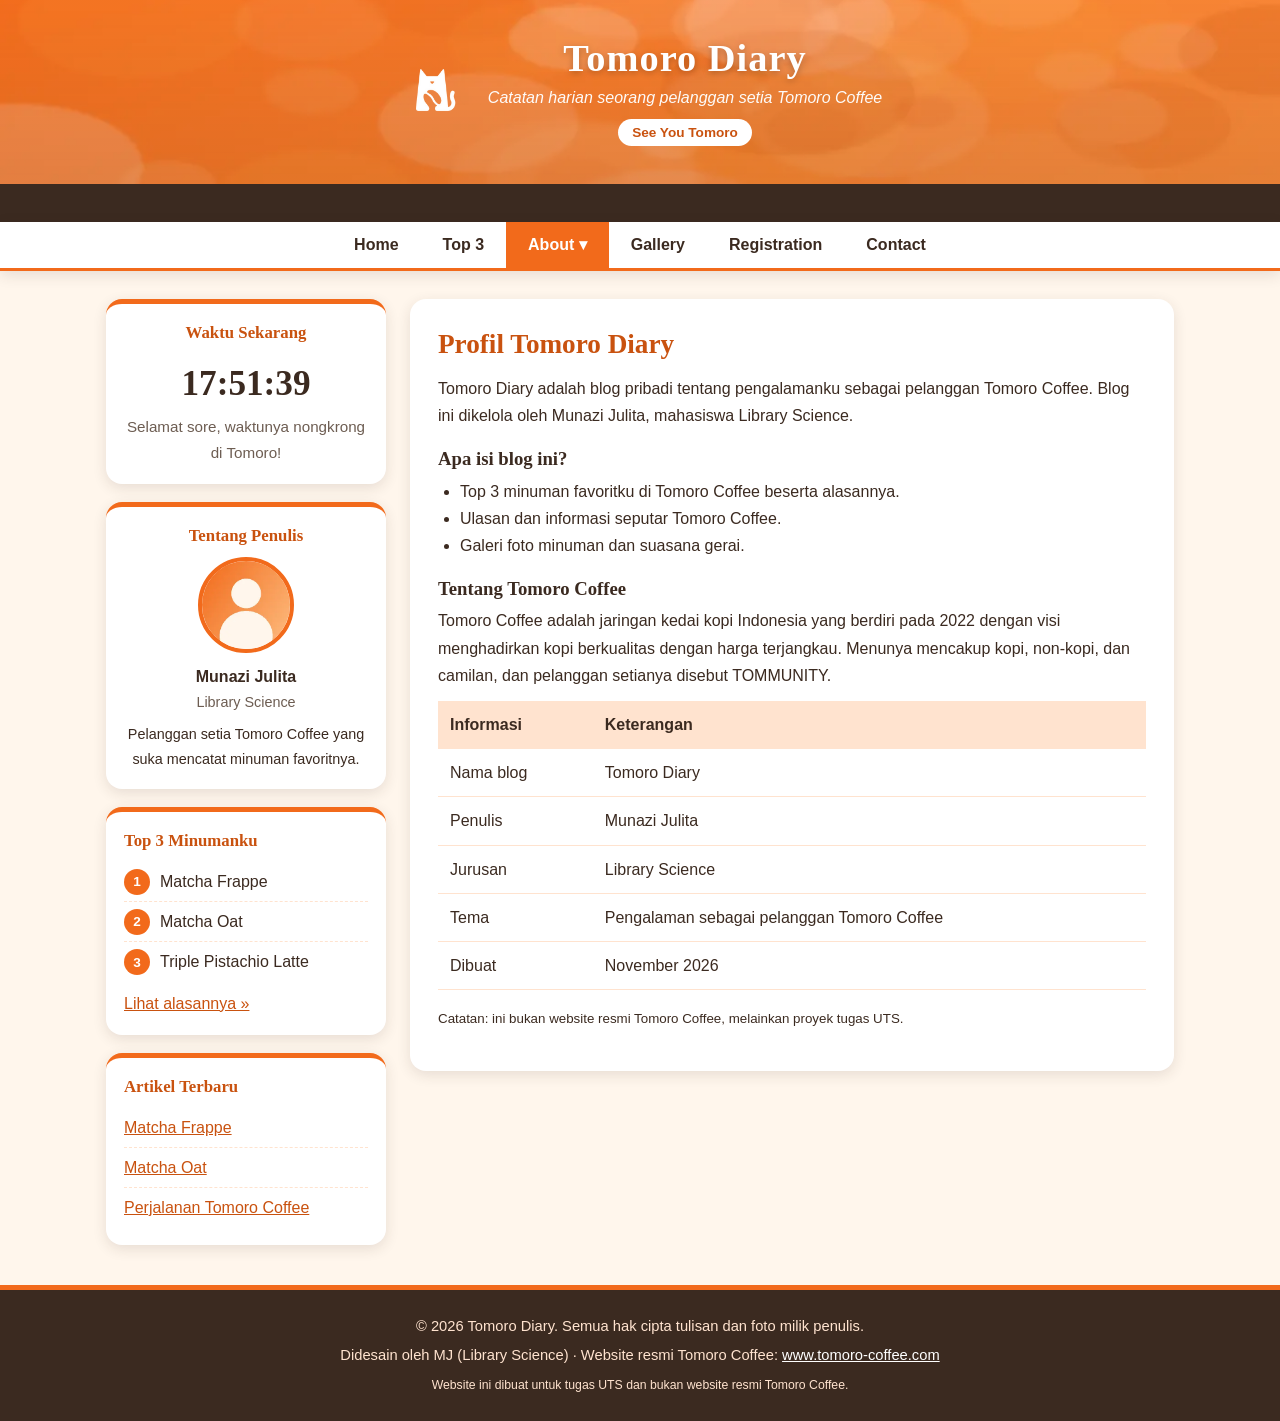
<file: about.html>
<!DOCTYPE html>
<html lang="id">
<head>
  <meta charset="UTF-8">
  <meta name="viewport" content="width=device-width, initial-scale=1.0">
  <meta name="description" content="Profil blog Tomoro Diary dan penulisnya.">
  <title>Profil | Tomoro Diary</title>
  <link rel="icon" type="image/svg+xml" href="img/ktomo.svg">
  <link rel="stylesheet" href="css/style.css">
</head>
<body>

<!-- HEADER -->
<header class="header">
  <div class="header-isi">
    <img src="img/kucing.png" alt="Logo Tomoro Diary" width="72" height="72">
    <div>
      <h1>Tomoro Diary</h1>
      <p>Catatan harian seorang pelanggan setia Tomoro Coffee</p>
      <span class="slogan">See You Tomoro</span>
    </div>
  </div>
</header>

<!-- TULISAN BERJALAN -->
<div class="ticker"><span>&#9749; Selamat datang di Tomoro Diary &mdash; See You Tomoro! &#9749; Intip top 3 minuman favoritku di menu Top 3 &#9749; Yuk gabung lewat menu Registration</span></div>

<!-- NAVIGASI MENU -->
<nav class="nav" aria-label="Menu utama"><ul>
<li><a href="index.html">Home</a></li>
<li><a href="top3.html">Top 3</a></li>
<li><a href="about.html" class="aktif">About &#9662;</a><ul class="dropdown">
<li><a href="about.html">Profil</a></li>
<li><a href="sejarah.html">Sejarah</a></li>
<li><a href="visi-misi.html">Visi &amp; Misi</a></li>
<li><a href="tujuan.html">Tujuan</a></li>
<li><a href="struktur.html">Struktur Organisasi</a></li>
</ul></li>
<li><a href="gallery.html">Gallery</a></li>
<li><a href="registration.html">Registration</a></li>
<li><a href="contact.html">Contact</a></li>
</ul></nav>

<!-- ISI HALAMAN -->
<div class="wadah">
<aside class="sidebar">
  <div class="widget jam">
    <h3>Waktu Sekarang</h3>
    <div id="jam">00:00:00</div>
    <div id="salam"></div>
  </div>

  <div class="widget profil">
    <h3>Tentang Penulis</h3>
    <img src="img/avatar.webp" alt="Foto penulis" width="96" height="96">
    <div class="nama">Munazi Julita</div>
    <div class="jurusan">Library Science</div>
    <p style="font-size:.9rem;margin-top:8px;">Pelanggan setia Tomoro Coffee yang suka mencatat minuman favoritnya.</p>
  </div>

  <div class="widget">
    <h3>Top 3 Minumanku</h3>
    <ol class="peringkat">
      <li><span>1</span> Matcha Frappe</li>
      <li><span>2</span> Matcha Oat</li>
      <li><span>3</span> Triple Pistachio Latte</li>
    </ol>
    <a href="top3.html">Lihat alasannya &raquo;</a>
  </div>

  <div class="widget">
    <h3>Artikel Terbaru</h3>
    <ul>
      <li><a href="artikel-1.html">Matcha Frappe</a></li>
      <li><a href="artikel-2.html">Matcha Oat</a></li>
      <li><a href="artikel-3.html">Perjalanan Tomoro Coffee</a></li>
    </ul>
  </div>
</aside>

<main class="konten">
<h2>Profil Tomoro Diary</h2>
<p>Tomoro Diary adalah blog pribadi tentang pengalamanku sebagai pelanggan Tomoro Coffee. Blog ini dikelola oleh Munazi Julita, mahasiswa Library Science.</p>

<h3>Apa isi blog ini?</h3>
<ul>
  <li>Top 3 minuman favoritku di Tomoro Coffee beserta alasannya.</li>
  <li>Ulasan dan informasi seputar Tomoro Coffee.</li>
  <li>Galeri foto minuman dan suasana gerai.</li>
</ul>

<h3>Tentang Tomoro Coffee</h3>
<p>Tomoro Coffee adalah jaringan kedai kopi Indonesia yang berdiri pada 2022 dengan visi menghadirkan kopi berkualitas dengan harga terjangkau. Menunya mencakup kopi, non-kopi, dan camilan, dan pelanggan setianya disebut TOMMUNITY.</p>

<table class="tabel">
  <tr><th>Informasi</th><th>Keterangan</th></tr>
  <tr><td>Nama blog</td><td>Tomoro Diary</td></tr>
  <tr><td>Penulis</td><td>Munazi Julita</td></tr>
  <tr><td>Jurusan</td><td>Library Science</td></tr>
  <tr><td>Tema</td><td>Pengalaman sebagai pelanggan Tomoro Coffee</td></tr>
  <tr><td>Dibuat</td><td>November 2026</td></tr>
</table>
<p><small>Catatan: ini bukan website resmi Tomoro Coffee, melainkan proyek tugas UTS.</small></p>
</main>
</div>

<footer class="footer">
  <p>&copy; 2026 Tomoro Diary. Semua hak cipta tulisan dan foto milik penulis.</p>
  <p>Didesain oleh MJ (Library Science) &middot; Website resmi Tomoro Coffee:
     <a href="https://www.tomoro-coffee.com" target="_blank" rel="noopener">www.tomoro-coffee.com</a></p>
  <p><small>Website ini dibuat untuk tugas UTS dan bukan website resmi Tomoro Coffee.</small></p>
</footer>

<script src="js/script.js"></script>
</body>
</html>
</file>
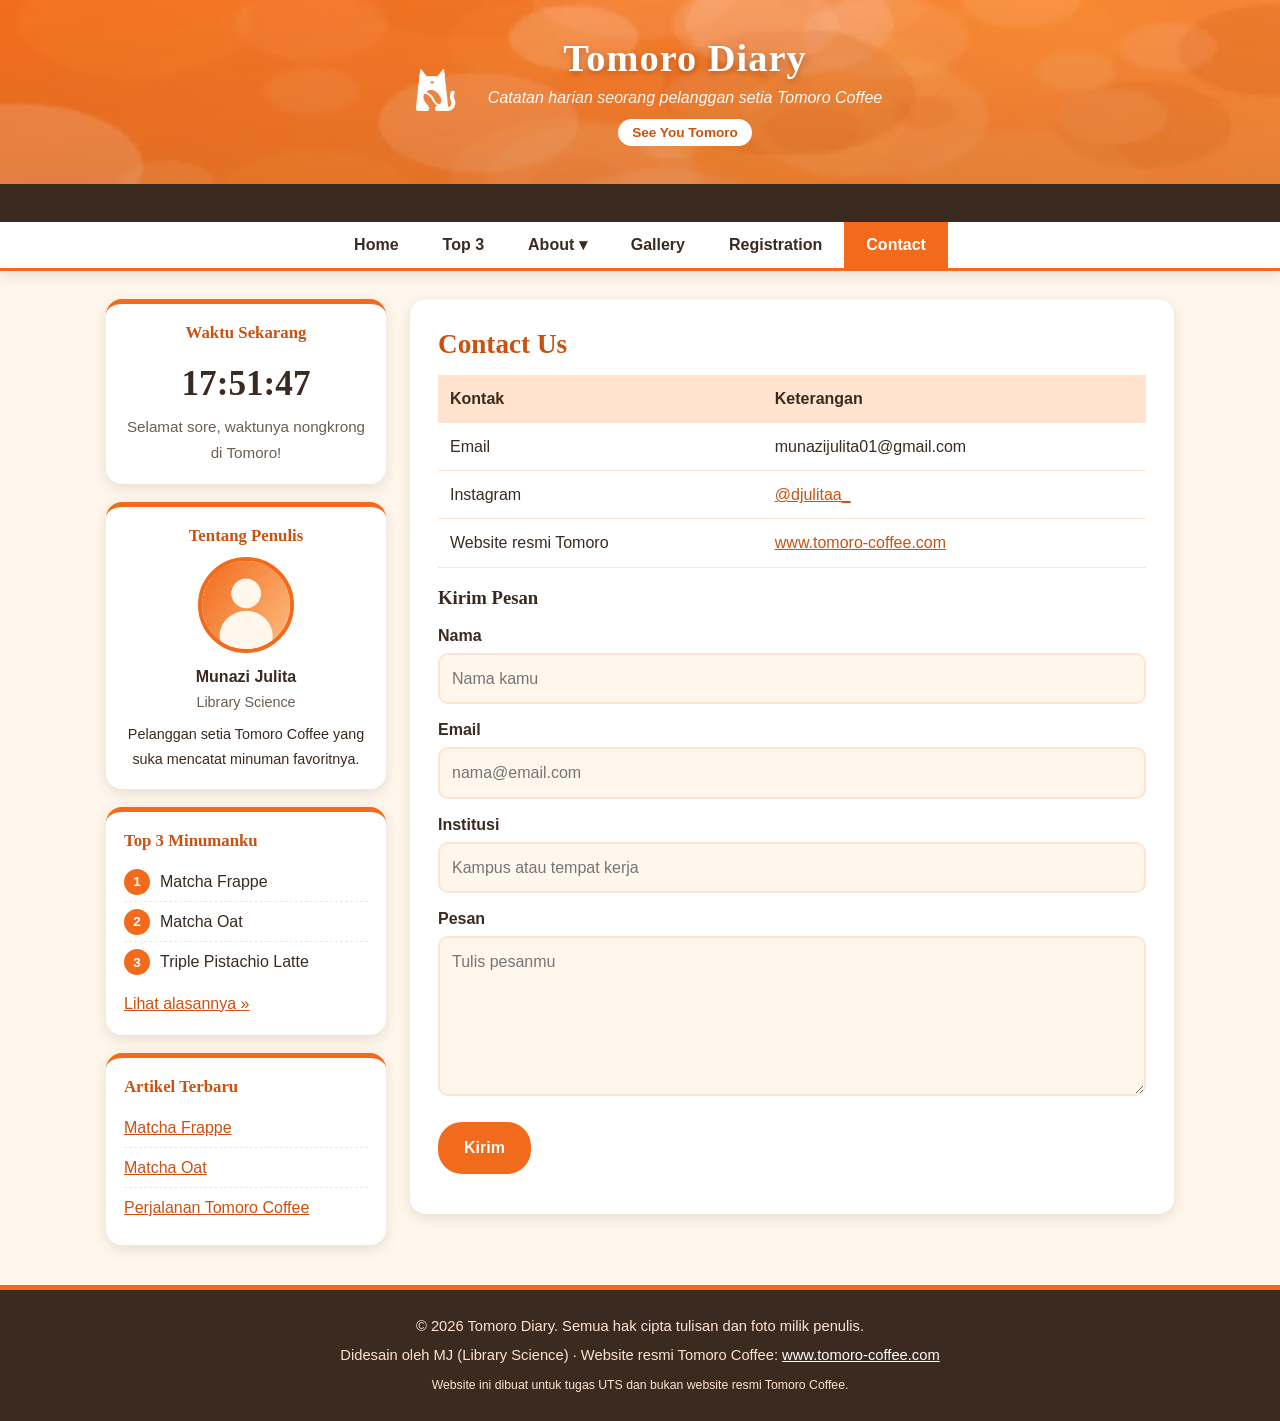
<file: contact.html>
<!DOCTYPE html>
<html lang="id">
<head>
  <meta charset="UTF-8">
  <meta name="viewport" content="width=device-width, initial-scale=1.0">
  <meta name="description" content="Kontak dan form pesan Tomoro Diary.">
  <title>Contact | Tomoro Diary</title>
  <link rel="icon" type="image/svg+xml" href="img/ktomo.svg">
  <link rel="stylesheet" href="css/style.css">
</head>
<body>

<!-- HEADER -->
<header class="header">
  <div class="header-isi">
    <img src="img/kucing.png" alt="Logo Tomoro Diary" width="72" height="72">
    <div>
      <h1>Tomoro Diary</h1>
      <p>Catatan harian seorang pelanggan setia Tomoro Coffee</p>
      <span class="slogan">See You Tomoro</span>
    </div>
  </div>
</header>

<!-- TULISAN BERJALAN -->
<div class="ticker"><span>&#9749; Selamat datang di Tomoro Diary &mdash; See You Tomoro! &#9749; Intip top 3 minuman favoritku di menu Top 3 &#9749; Yuk gabung lewat menu Registration</span></div>

<!-- NAVIGASI MENU -->
<nav class="nav" aria-label="Menu utama"><ul>
<li><a href="index.html">Home</a></li>
<li><a href="top3.html">Top 3</a></li>
<li><a href="about.html">About &#9662;</a><ul class="dropdown">
<li><a href="about.html">Profil</a></li>
<li><a href="sejarah.html">Sejarah</a></li>
<li><a href="visi-misi.html">Visi &amp; Misi</a></li>
<li><a href="tujuan.html">Tujuan</a></li>
<li><a href="struktur.html">Struktur Organisasi</a></li>
</ul></li>
<li><a href="gallery.html">Gallery</a></li>
<li><a href="registration.html">Registration</a></li>
<li><a href="contact.html" class="aktif">Contact</a></li>
</ul></nav>

<!-- ISI HALAMAN -->
<div class="wadah">
<aside class="sidebar">
  <div class="widget jam">
    <h3>Waktu Sekarang</h3>
    <div id="jam">00:00:00</div>
    <div id="salam"></div>
  </div>

  <div class="widget profil">
    <h3>Tentang Penulis</h3>
    <img src="img/avatar.webp" alt="Foto penulis" width="96" height="96">
    <div class="nama">Munazi Julita</div>
    <div class="jurusan">Library Science</div>
    <p style="font-size:.9rem;margin-top:8px;">Pelanggan setia Tomoro Coffee yang suka mencatat minuman favoritnya.</p>
  </div>

  <div class="widget">
    <h3>Top 3 Minumanku</h3>
    <ol class="peringkat">
      <li><span>1</span> Matcha Frappe</li>
      <li><span>2</span> Matcha Oat</li>
      <li><span>3</span> Triple Pistachio Latte</li>
    </ol>
    <a href="top3.html">Lihat alasannya &raquo;</a>
  </div>

  <div class="widget">
    <h3>Artikel Terbaru</h3>
    <ul>
      <li><a href="artikel-1.html">Matcha Frappe</a></li>
      <li><a href="artikel-2.html">Matcha Oat</a></li>
      <li><a href="artikel-3.html">Perjalanan Tomoro Coffee</a></li>
    </ul>
  </div>
</aside>

<main class="konten">
<h2>Contact Us</h2>

<table class="tabel">
  <tr><th>Kontak</th><th>Keterangan</th></tr>
  <tr><td>Email</td><td>munazijulita01@gmail.com</td></tr>
  <tr><td>Instagram</td><td><a href="https://www.instagram.com/" target="_blank" rel="noopener">@djulitaa_</a></td></tr>
  <tr><td>Website resmi Tomoro</td><td><a href="https://www.tomoro-coffee.com" target="_blank" rel="noopener">www.tomoro-coffee.com</a></td></tr>
</table>

<h3>Kirim Pesan</h3>
<form class="form" onsubmit="return kirimPesan()">
  <label for="nama">Nama</label>
  <input type="text" id="nama" name="nama" placeholder="Nama kamu">

  <label for="email">Email</label>
  <input type="text" id="email" name="email" placeholder="nama@email.com">

  <label for="institusi">Institusi</label>
  <input type="text" id="institusi" name="institusi" placeholder="Kampus atau tempat kerja">

  <label for="pesan">Pesan</label>
  <textarea id="pesan" name="pesan" rows="5" placeholder="Tulis pesanmu"></textarea>

  <button type="submit">Kirim</button>
  <div id="pesan-status"></div>
</form>
</main>
</div>

<footer class="footer">
  <p>&copy; 2026 Tomoro Diary. Semua hak cipta tulisan dan foto milik penulis.</p>
  <p>Didesain oleh MJ (Library Science) &middot; Website resmi Tomoro Coffee:
     <a href="https://www.tomoro-coffee.com" target="_blank" rel="noopener">www.tomoro-coffee.com</a></p>
  <p><small>Website ini dibuat untuk tugas UTS dan bukan website resmi Tomoro Coffee.</small></p>
</footer>

<script src="js/script.js"></script>
</body>
</html>
</file>
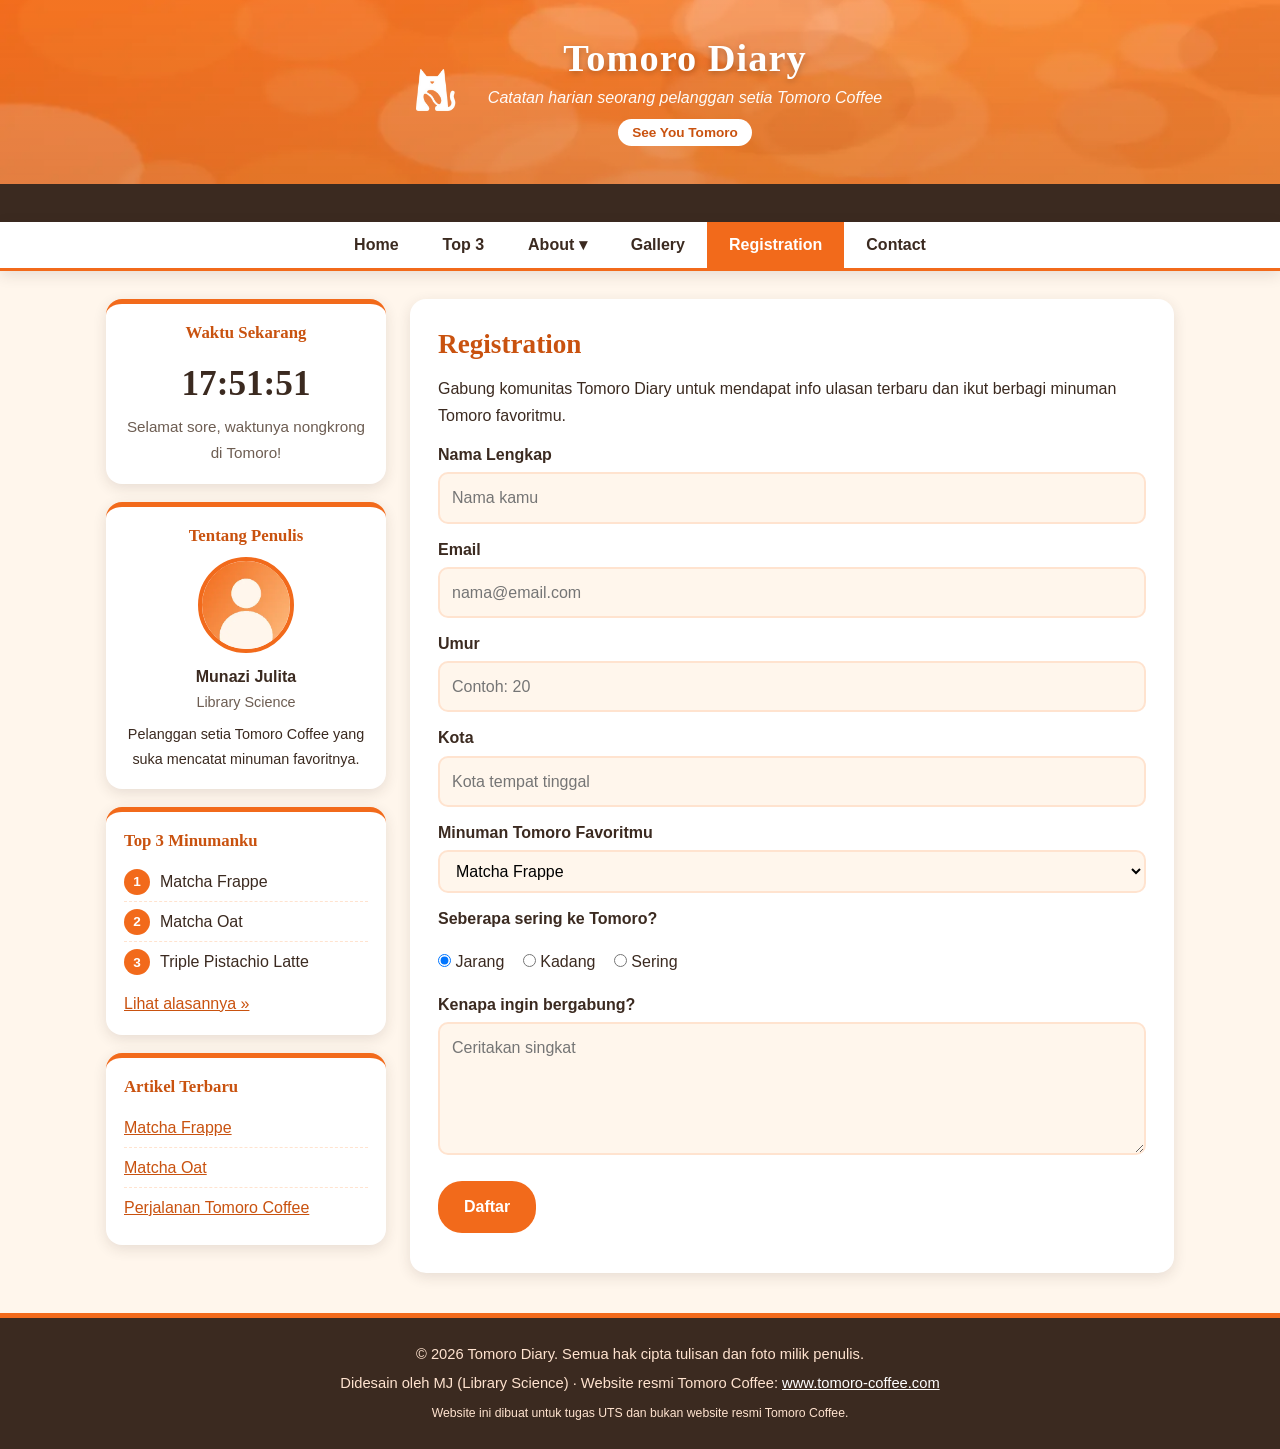
<file: registration.html>
<!DOCTYPE html>
<html lang="id">
<head>
  <meta charset="UTF-8">
  <meta name="viewport" content="width=device-width, initial-scale=1.0">
  <meta name="description" content="Formulir pendaftaran komunitas Tomoro Diary.">
  <title>Registration | Tomoro Diary</title>
  <link rel="icon" type="image/svg+xml" href="img/ktomo.svg">
  <link rel="stylesheet" href="css/style.css">
</head>
<body>

<!-- HEADER -->
<header class="header">
  <div class="header-isi">
    <img src="img/kucing.png" alt="Logo Tomoro Diary" width="72" height="72">
    <div>
      <h1>Tomoro Diary</h1>
      <p>Catatan harian seorang pelanggan setia Tomoro Coffee</p>
      <span class="slogan">See You Tomoro</span>
    </div>
  </div>
</header>

<!-- TULISAN BERJALAN -->
<div class="ticker"><span>&#9749; Selamat datang di Tomoro Diary &mdash; See You Tomoro! &#9749; Intip top 3 minuman favoritku di menu Top 3 &#9749; Yuk gabung lewat menu Registration</span></div>

<!-- NAVIGASI MENU -->
<nav class="nav" aria-label="Menu utama"><ul>
<li><a href="index.html">Home</a></li>
<li><a href="top3.html">Top 3</a></li>
<li><a href="about.html">About &#9662;</a><ul class="dropdown">
<li><a href="about.html">Profil</a></li>
<li><a href="sejarah.html">Sejarah</a></li>
<li><a href="visi-misi.html">Visi &amp; Misi</a></li>
<li><a href="tujuan.html">Tujuan</a></li>
<li><a href="struktur.html">Struktur Organisasi</a></li>
</ul></li>
<li><a href="gallery.html">Gallery</a></li>
<li><a href="registration.html" class="aktif">Registration</a></li>
<li><a href="contact.html">Contact</a></li>
</ul></nav>

<!-- ISI HALAMAN -->
<div class="wadah">
<aside class="sidebar">
  <div class="widget jam">
    <h3>Waktu Sekarang</h3>
    <div id="jam">00:00:00</div>
    <div id="salam"></div>
  </div>

  <div class="widget profil">
    <h3>Tentang Penulis</h3>
    <img src="img/avatar.webp" alt="Foto penulis" width="96" height="96">
    <div class="nama">Munazi Julita</div>
    <div class="jurusan">Library Science</div>
    <p style="font-size:.9rem;margin-top:8px;">Pelanggan setia Tomoro Coffee yang suka mencatat minuman favoritnya.</p>
  </div>

  <div class="widget">
    <h3>Top 3 Minumanku</h3>
    <ol class="peringkat">
      <li><span>1</span> Matcha Frappe</li>
      <li><span>2</span> Matcha Oat</li>
      <li><span>3</span> Triple Pistachio Latte</li>
    </ol>
    <a href="top3.html">Lihat alasannya &raquo;</a>
  </div>

  <div class="widget">
    <h3>Artikel Terbaru</h3>
    <ul>
      <li><a href="artikel-1.html">Matcha Frappe</a></li>
      <li><a href="artikel-2.html">Matcha Oat</a></li>
      <li><a href="artikel-3.html">Perjalanan Tomoro Coffee</a></li>
    </ul>
  </div>
</aside>

<main class="konten">
<h2>Registration</h2>
<p>Gabung komunitas Tomoro Diary untuk mendapat info ulasan terbaru dan ikut berbagi minuman Tomoro favoritmu.</p>

<form class="form" onsubmit="return validasiRegistrasi()">
  <label for="nama">Nama Lengkap</label>
  <input type="text" id="nama" name="nama" placeholder="Nama kamu">

  <label for="email">Email</label>
  <input type="text" id="email" name="email" placeholder="nama@email.com">

  <label for="umur">Umur</label>
  <input type="number" id="umur" name="umur" placeholder="Contoh: 20">

  <label for="kota">Kota</label>
  <input type="text" id="kota" name="kota" placeholder="Kota tempat tinggal">

  <label for="favorit">Minuman Tomoro Favoritmu</label>
  <select id="favorit" name="favorit">
    <option>Matcha Frappe</option>
    <option>Matcha Oat</option>
    <option>Aren Latte</option>
    <option>Cappuccino</option>
    <option>Lainnya</option>
  </select>

  <label>Seberapa sering ke Tomoro?</label>
  <div class="pilihan">
    <label><input type="radio" name="sering" value="jarang" checked> Jarang</label>
    <label><input type="radio" name="sering" value="kadang"> Kadang</label>
    <label><input type="radio" name="sering" value="sering"> Sering</label>
  </div>

  <label for="alasan">Kenapa ingin bergabung?</label>
  <textarea id="alasan" name="alasan" rows="4" placeholder="Ceritakan singkat"></textarea>

  <button type="submit">Daftar</button>
  <div id="pesan-status"></div>
</form>
</main>
</div>

<footer class="footer">
  <p>&copy; 2026 Tomoro Diary. Semua hak cipta tulisan dan foto milik penulis.</p>
  <p>Didesain oleh MJ (Library Science) &middot; Website resmi Tomoro Coffee:
     <a href="https://www.tomoro-coffee.com" target="_blank" rel="noopener">www.tomoro-coffee.com</a></p>
  <p><small>Website ini dibuat untuk tugas UTS dan bukan website resmi Tomoro Coffee.</small></p>
</footer>

<script src="js/script.js"></script>
</body>
</html>
</file>
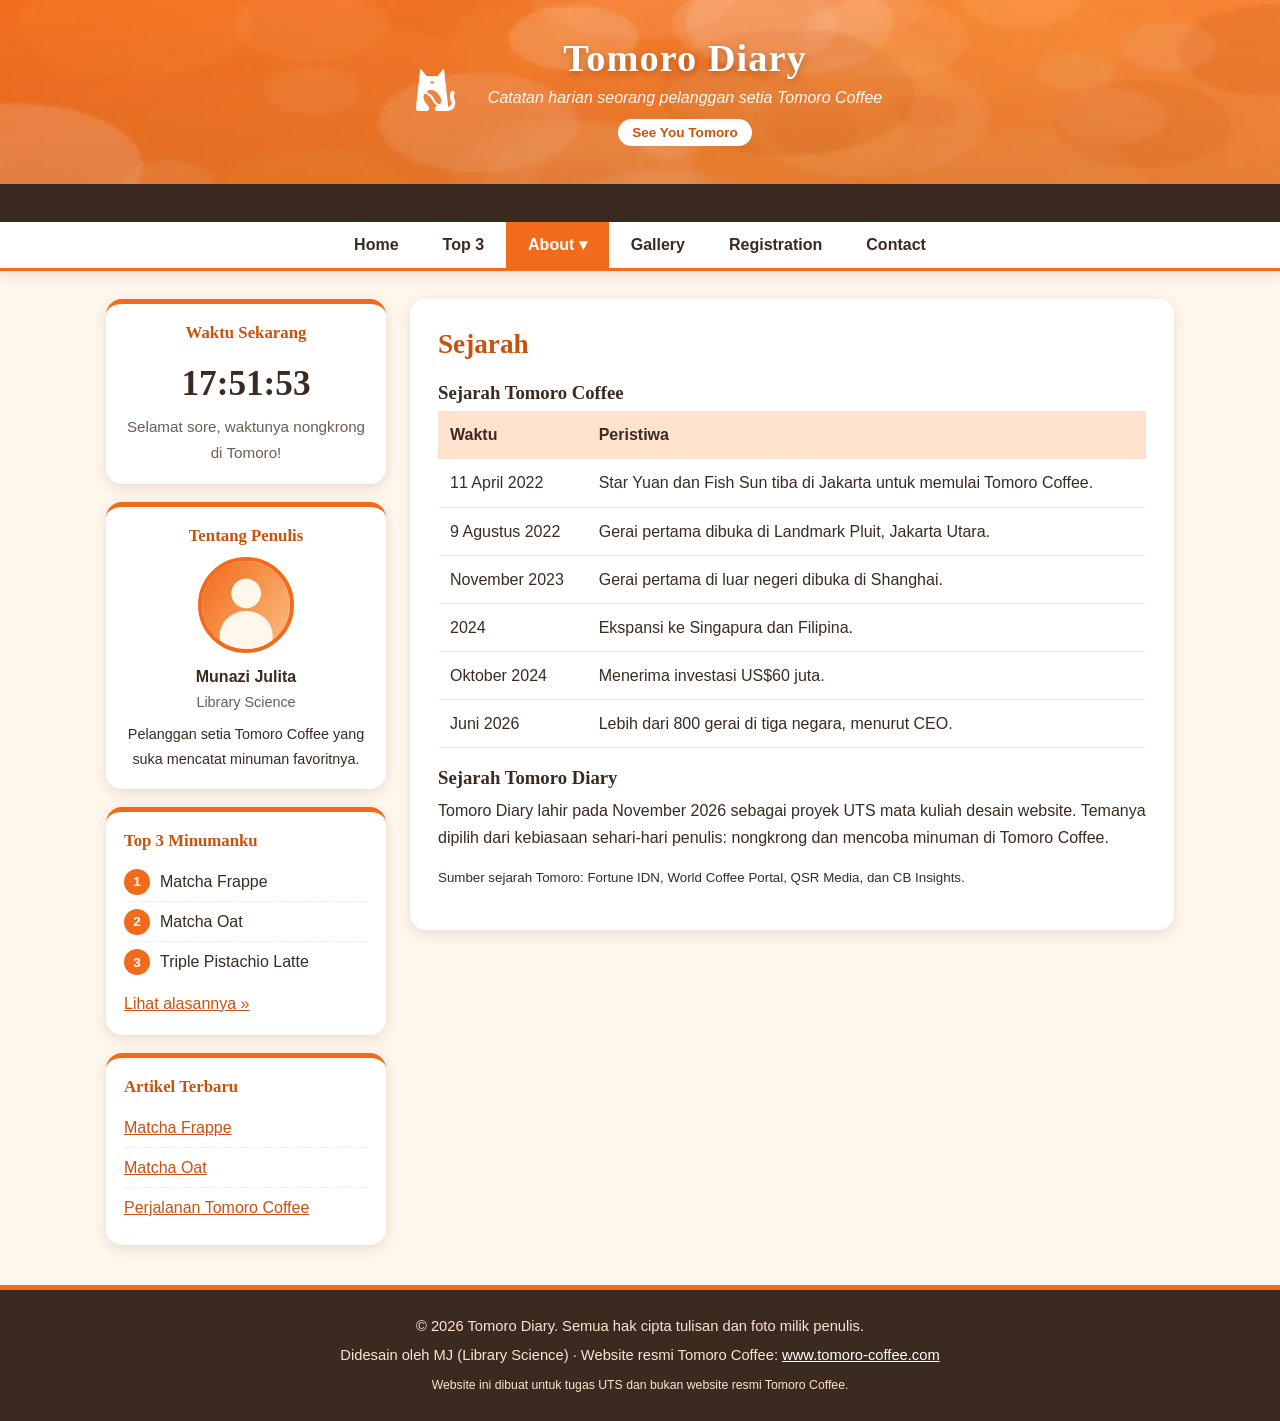
<file: sejarah.html>
<!DOCTYPE html>
<html lang="id">
<head>
  <meta charset="UTF-8">
  <meta name="viewport" content="width=device-width, initial-scale=1.0">
  <meta name="description" content="Sejarah Tomoro Coffee dan Tomoro Diary.">
  <title>Sejarah | Tomoro Diary</title>
  <link rel="icon" type="image/svg+xml" href="img/ktomo.svg">
  <link rel="stylesheet" href="css/style.css">
</head>
<body>

<!-- HEADER -->
<header class="header">
  <div class="header-isi">
    <img src="img/kucing.png" alt="Logo Tomoro Diary" width="72" height="72">
    <div>
      <h1>Tomoro Diary</h1>
      <p>Catatan harian seorang pelanggan setia Tomoro Coffee</p>
      <span class="slogan">See You Tomoro</span>
    </div>
  </div>
</header>

<!-- TULISAN BERJALAN -->
<div class="ticker"><span>&#9749; Selamat datang di Tomoro Diary &mdash; See You Tomoro! &#9749; Intip top 3 minuman favoritku di menu Top 3 &#9749; Yuk gabung lewat menu Registration</span></div>

<!-- NAVIGASI MENU -->
<nav class="nav" aria-label="Menu utama"><ul>
<li><a href="index.html">Home</a></li>
<li><a href="top3.html">Top 3</a></li>
<li><a href="about.html" class="aktif">About &#9662;</a><ul class="dropdown">
<li><a href="about.html">Profil</a></li>
<li><a href="sejarah.html">Sejarah</a></li>
<li><a href="visi-misi.html">Visi &amp; Misi</a></li>
<li><a href="tujuan.html">Tujuan</a></li>
<li><a href="struktur.html">Struktur Organisasi</a></li>
</ul></li>
<li><a href="gallery.html">Gallery</a></li>
<li><a href="registration.html">Registration</a></li>
<li><a href="contact.html">Contact</a></li>
</ul></nav>

<!-- ISI HALAMAN -->
<div class="wadah">
<aside class="sidebar">
  <div class="widget jam">
    <h3>Waktu Sekarang</h3>
    <div id="jam">00:00:00</div>
    <div id="salam"></div>
  </div>

  <div class="widget profil">
    <h3>Tentang Penulis</h3>
    <img src="img/avatar.webp" alt="Foto penulis" width="96" height="96">
    <div class="nama">Munazi Julita</div>
    <div class="jurusan">Library Science</div>
    <p style="font-size:.9rem;margin-top:8px;">Pelanggan setia Tomoro Coffee yang suka mencatat minuman favoritnya.</p>
  </div>

  <div class="widget">
    <h3>Top 3 Minumanku</h3>
    <ol class="peringkat">
      <li><span>1</span> Matcha Frappe</li>
      <li><span>2</span> Matcha Oat</li>
      <li><span>3</span> Triple Pistachio Latte</li>
    </ol>
    <a href="top3.html">Lihat alasannya &raquo;</a>
  </div>

  <div class="widget">
    <h3>Artikel Terbaru</h3>
    <ul>
      <li><a href="artikel-1.html">Matcha Frappe</a></li>
      <li><a href="artikel-2.html">Matcha Oat</a></li>
      <li><a href="artikel-3.html">Perjalanan Tomoro Coffee</a></li>
    </ul>
  </div>
</aside>

<main class="konten">
<h2>Sejarah</h2>

<h3>Sejarah Tomoro Coffee</h3>
<table class="tabel">
  <tr><th>Waktu</th><th>Peristiwa</th></tr>
  <tr><td>11 April 2022</td><td>Star Yuan dan Fish Sun tiba di Jakarta untuk memulai Tomoro Coffee.</td></tr>
  <tr><td>9 Agustus 2022</td><td>Gerai pertama dibuka di Landmark Pluit, Jakarta Utara.</td></tr>
  <tr><td>November 2023</td><td>Gerai pertama di luar negeri dibuka di Shanghai.</td></tr>
  <tr><td>2024</td><td>Ekspansi ke Singapura dan Filipina.</td></tr>
  <tr><td>Oktober 2024</td><td>Menerima investasi US$60 juta.</td></tr>
  <tr><td>Juni 2026</td><td>Lebih dari 800 gerai di tiga negara, menurut CEO.</td></tr>
</table>

<h3>Sejarah Tomoro Diary</h3>
<p>Tomoro Diary lahir pada November 2026 sebagai proyek UTS mata kuliah desain website. Temanya dipilih dari kebiasaan sehari-hari penulis: nongkrong dan mencoba minuman di Tomoro Coffee.</p>
<p><small>Sumber sejarah Tomoro: Fortune IDN, World Coffee Portal, QSR Media, dan CB Insights.</small></p>
</main>
</div>

<footer class="footer">
  <p>&copy; 2026 Tomoro Diary. Semua hak cipta tulisan dan foto milik penulis.</p>
  <p>Didesain oleh MJ (Library Science) &middot; Website resmi Tomoro Coffee:
     <a href="https://www.tomoro-coffee.com" target="_blank" rel="noopener">www.tomoro-coffee.com</a></p>
  <p><small>Website ini dibuat untuk tugas UTS dan bukan website resmi Tomoro Coffee.</small></p>
</footer>

<script src="js/script.js"></script>
</body>
</html>
</file>
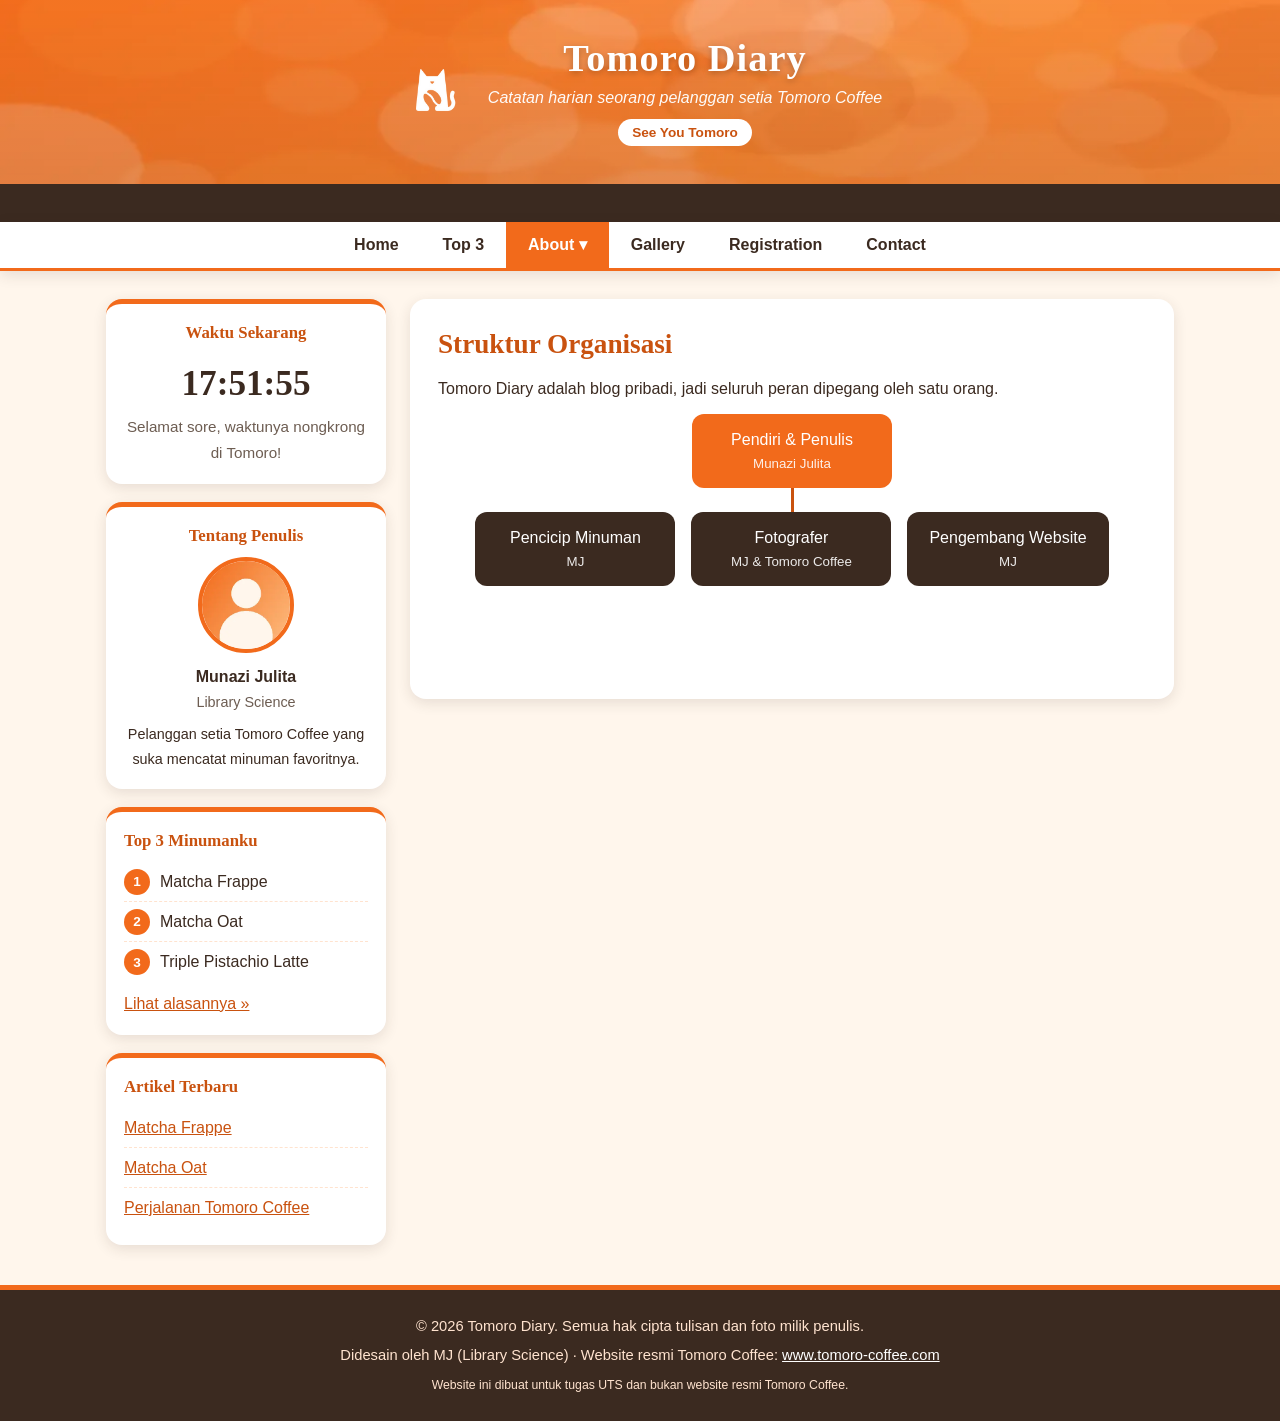
<file: struktur.html>
<!DOCTYPE html>
<html lang="id">
<head>
  <meta charset="UTF-8">
  <meta name="viewport" content="width=device-width, initial-scale=1.0">
  <meta name="description" content="Struktur organisasi Tomoro Diary.">
  <title>Struktur Organisasi | Tomoro Diary</title>
  <link rel="icon" type="image/svg+xml" href="img/ktomo.svg">
  <link rel="stylesheet" href="css/style.css">
</head>
<body>

<!-- HEADER -->
<header class="header">
  <div class="header-isi">
    <img src="img/kucing.png" alt="Logo Tomoro Diary" width="72" height="72">
    <div>
      <h1>Tomoro Diary</h1>
      <p>Catatan harian seorang pelanggan setia Tomoro Coffee</p>
      <span class="slogan">See You Tomoro</span>
    </div>
  </div>
</header>

<!-- TULISAN BERJALAN -->
<div class="ticker"><span>&#9749; Selamat datang di Tomoro Diary &mdash; See You Tomoro! &#9749; Intip top 3 minuman favoritku di menu Top 3 &#9749; Yuk gabung lewat menu Registration</span></div>

<!-- NAVIGASI MENU -->
<nav class="nav" aria-label="Menu utama"><ul>
<li><a href="index.html">Home</a></li>
<li><a href="top3.html">Top 3</a></li>
<li><a href="about.html" class="aktif">About &#9662;</a><ul class="dropdown">
<li><a href="about.html">Profil</a></li>
<li><a href="sejarah.html">Sejarah</a></li>
<li><a href="visi-misi.html">Visi &amp; Misi</a></li>
<li><a href="tujuan.html">Tujuan</a></li>
<li><a href="struktur.html">Struktur Organisasi</a></li>
</ul></li>
<li><a href="gallery.html">Gallery</a></li>
<li><a href="registration.html">Registration</a></li>
<li><a href="contact.html">Contact</a></li>
</ul></nav>

<!-- ISI HALAMAN -->
<div class="wadah">
<aside class="sidebar">
  <div class="widget jam">
    <h3>Waktu Sekarang</h3>
    <div id="jam">00:00:00</div>
    <div id="salam"></div>
  </div>

  <div class="widget profil">
    <h3>Tentang Penulis</h3>
    <img src="img/avatar.webp" alt="Foto penulis" width="96" height="96">
    <div class="nama">Munazi Julita</div>
    <div class="jurusan">Library Science</div>
    <p style="font-size:.9rem;margin-top:8px;">Pelanggan setia Tomoro Coffee yang suka mencatat minuman favoritnya.</p>
  </div>

  <div class="widget">
    <h3>Top 3 Minumanku</h3>
    <ol class="peringkat">
      <li><span>1</span> Matcha Frappe</li>
      <li><span>2</span> Matcha Oat</li>
      <li><span>3</span> Triple Pistachio Latte</li>
    </ol>
    <a href="top3.html">Lihat alasannya &raquo;</a>
  </div>

  <div class="widget">
    <h3>Artikel Terbaru</h3>
    <ul>
      <li><a href="artikel-1.html">Matcha Frappe</a></li>
      <li><a href="artikel-2.html">Matcha Oat</a></li>
      <li><a href="artikel-3.html">Perjalanan Tomoro Coffee</a></li>
    </ul>
  </div>
</aside>

<main class="konten">
<h2>Struktur Organisasi</h2>
<p>Tomoro Diary adalah blog pribadi, jadi seluruh peran dipegang oleh satu orang.</p>

<div class="bagan">
  <div class="kotak">Pendiri &amp; Penulis<small>Munazi Julita</small></div>
  <div class="garis"></div>
  <div class="baris">
    <div class="kotak">Pencicip Minuman<small>MJ</small></div>
    <div class="kotak">Fotografer<small>MJ & Tomoro Coffee</small></div>
    <div class="kotak">Pengembang Website<small>MJ</small></div>
  </div>
</div>
</main>
</div>

<footer class="footer">
  <p>&copy; 2026 Tomoro Diary. Semua hak cipta tulisan dan foto milik penulis.</p>
  <p>Didesain oleh MJ (Library Science) &middot; Website resmi Tomoro Coffee:
     <a href="https://www.tomoro-coffee.com" target="_blank" rel="noopener">www.tomoro-coffee.com</a></p>
  <p><small>Website ini dibuat untuk tugas UTS dan bukan website resmi Tomoro Coffee.</small></p>
</footer>

<script src="js/script.js"></script>
</body>
</html>
</file>
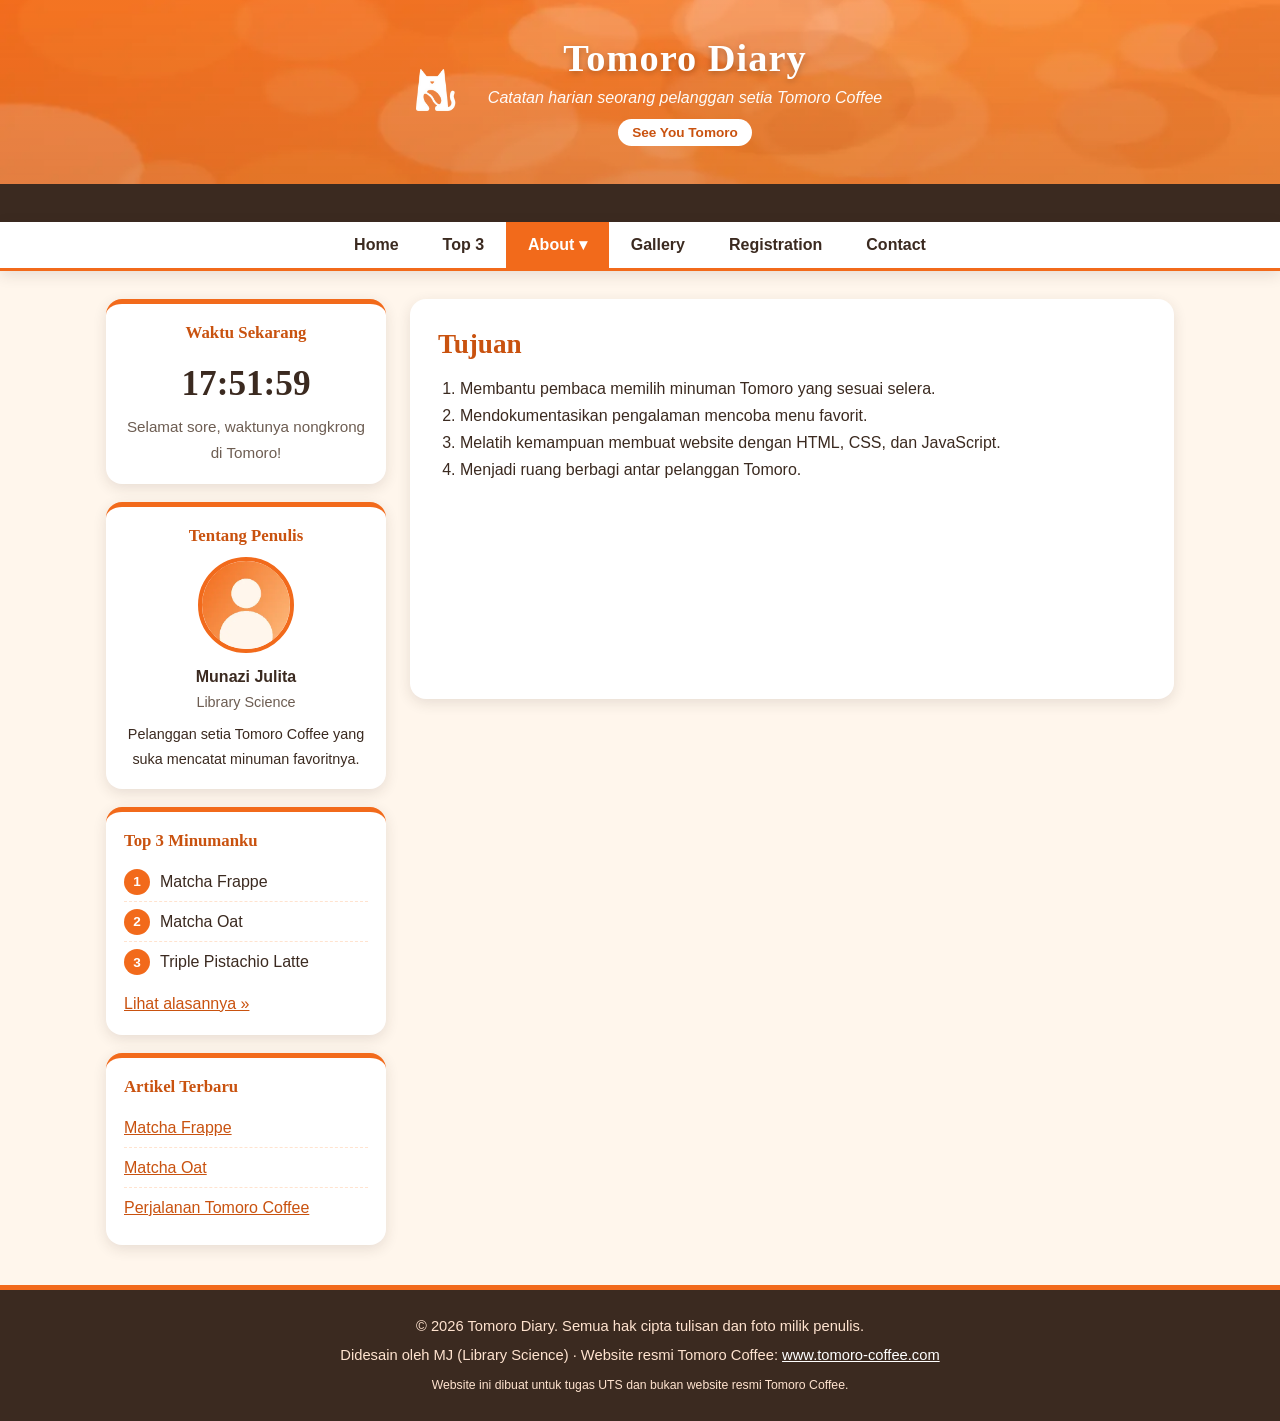
<file: tujuan.html>
<!DOCTYPE html>
<html lang="id">
<head>
  <meta charset="UTF-8">
  <meta name="viewport" content="width=device-width, initial-scale=1.0">
  <meta name="description" content="Tujuan dibuatnya Tomoro Diary.">
  <title>Tujuan | Tomoro Diary</title>
  <link rel="icon" type="image/svg+xml" href="img/ktomo.svg">
  <link rel="stylesheet" href="css/style.css">
</head>
<body>

<!-- HEADER -->
<header class="header">
  <div class="header-isi">
    <img src="img/kucing.png" alt="Logo Tomoro Diary" width="72" height="72">
    <div>
      <h1>Tomoro Diary</h1>
      <p>Catatan harian seorang pelanggan setia Tomoro Coffee</p>
      <span class="slogan">See You Tomoro</span>
    </div>
  </div>
</header>

<!-- TULISAN BERJALAN -->
<div class="ticker"><span>&#9749; Selamat datang di Tomoro Diary &mdash; See You Tomoro! &#9749; Intip top 3 minuman favoritku di menu Top 3 &#9749; Yuk gabung lewat menu Registration</span></div>

<!-- NAVIGASI MENU -->
<nav class="nav" aria-label="Menu utama"><ul>
<li><a href="index.html">Home</a></li>
<li><a href="top3.html">Top 3</a></li>
<li><a href="about.html" class="aktif">About &#9662;</a><ul class="dropdown">
<li><a href="about.html">Profil</a></li>
<li><a href="sejarah.html">Sejarah</a></li>
<li><a href="visi-misi.html">Visi &amp; Misi</a></li>
<li><a href="tujuan.html">Tujuan</a></li>
<li><a href="struktur.html">Struktur Organisasi</a></li>
</ul></li>
<li><a href="gallery.html">Gallery</a></li>
<li><a href="registration.html">Registration</a></li>
<li><a href="contact.html">Contact</a></li>
</ul></nav>

<!-- ISI HALAMAN -->
<div class="wadah">
<aside class="sidebar">
  <div class="widget jam">
    <h3>Waktu Sekarang</h3>
    <div id="jam">00:00:00</div>
    <div id="salam"></div>
  </div>

  <div class="widget profil">
    <h3>Tentang Penulis</h3>
    <img src="img/avatar.webp" alt="Foto penulis" width="96" height="96">
    <div class="nama">Munazi Julita</div>
    <div class="jurusan">Library Science</div>
    <p style="font-size:.9rem;margin-top:8px;">Pelanggan setia Tomoro Coffee yang suka mencatat minuman favoritnya.</p>
  </div>

  <div class="widget">
    <h3>Top 3 Minumanku</h3>
    <ol class="peringkat">
      <li><span>1</span> Matcha Frappe</li>
      <li><span>2</span> Matcha Oat</li>
      <li><span>3</span> Triple Pistachio Latte</li>
    </ol>
    <a href="top3.html">Lihat alasannya &raquo;</a>
  </div>

  <div class="widget">
    <h3>Artikel Terbaru</h3>
    <ul>
      <li><a href="artikel-1.html">Matcha Frappe</a></li>
      <li><a href="artikel-2.html">Matcha Oat</a></li>
      <li><a href="artikel-3.html">Perjalanan Tomoro Coffee</a></li>
    </ul>
  </div>
</aside>

<main class="konten">
<h2>Tujuan</h2>
<ol>
  <li>Membantu pembaca memilih minuman Tomoro yang sesuai selera.</li>
  <li>Mendokumentasikan pengalaman mencoba menu favorit.</li>
  <li>Melatih kemampuan membuat website dengan HTML, CSS, dan JavaScript.</li>
  <li>Menjadi ruang berbagi antar pelanggan Tomoro.</li>
</ol>
</main>
</div>

<footer class="footer">
  <p>&copy; 2026 Tomoro Diary. Semua hak cipta tulisan dan foto milik penulis.</p>
  <p>Didesain oleh MJ (Library Science) &middot; Website resmi Tomoro Coffee:
     <a href="https://www.tomoro-coffee.com" target="_blank" rel="noopener">www.tomoro-coffee.com</a></p>
  <p><small>Website ini dibuat untuk tugas UTS dan bukan website resmi Tomoro Coffee.</small></p>
</footer>

<script src="js/script.js"></script>
</body>
</html>
</file>
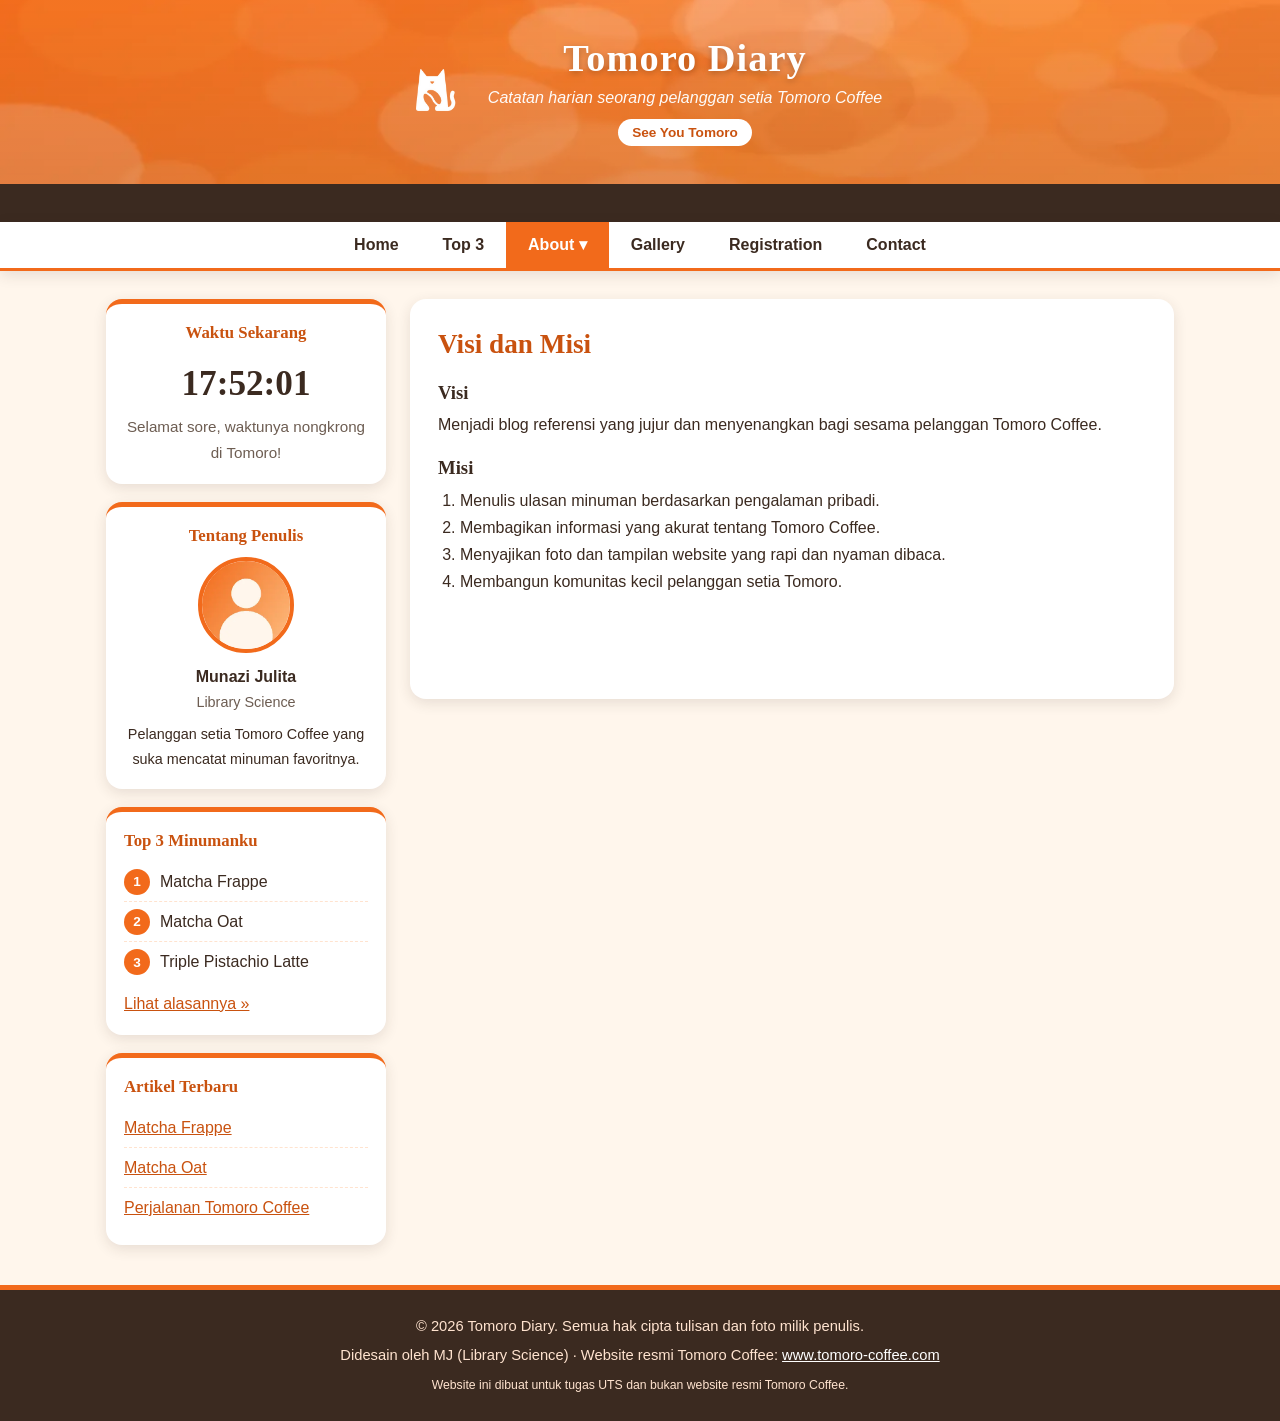
<file: visi-misi.html>
<!DOCTYPE html>
<html lang="id">
<head>
  <meta charset="UTF-8">
  <meta name="viewport" content="width=device-width, initial-scale=1.0">
  <meta name="description" content="Visi dan misi Tomoro Diary.">
  <title>Visi dan Misi | Tomoro Diary</title>
  <link rel="icon" type="image/svg+xml" href="img/ktomo.svg">
  <link rel="stylesheet" href="css/style.css">
</head>
<body>

<!-- HEADER -->
<header class="header">
  <div class="header-isi">
    <img src="img/kucing.png" alt="Logo Tomoro Diary" width="72" height="72">
    <div>
      <h1>Tomoro Diary</h1>
      <p>Catatan harian seorang pelanggan setia Tomoro Coffee</p>
      <span class="slogan">See You Tomoro</span>
    </div>
  </div>
</header>

<!-- TULISAN BERJALAN -->
<div class="ticker"><span>&#9749; Selamat datang di Tomoro Diary &mdash; See You Tomoro! &#9749; Intip top 3 minuman favoritku di menu Top 3 &#9749; Yuk gabung lewat menu Registration</span></div>

<!-- NAVIGASI MENU -->
<nav class="nav" aria-label="Menu utama"><ul>
<li><a href="index.html">Home</a></li>
<li><a href="top3.html">Top 3</a></li>
<li><a href="about.html" class="aktif">About &#9662;</a><ul class="dropdown">
<li><a href="about.html">Profil</a></li>
<li><a href="sejarah.html">Sejarah</a></li>
<li><a href="visi-misi.html">Visi &amp; Misi</a></li>
<li><a href="tujuan.html">Tujuan</a></li>
<li><a href="struktur.html">Struktur Organisasi</a></li>
</ul></li>
<li><a href="gallery.html">Gallery</a></li>
<li><a href="registration.html">Registration</a></li>
<li><a href="contact.html">Contact</a></li>
</ul></nav>

<!-- ISI HALAMAN -->
<div class="wadah">
<aside class="sidebar">
  <div class="widget jam">
    <h3>Waktu Sekarang</h3>
    <div id="jam">00:00:00</div>
    <div id="salam"></div>
  </div>

  <div class="widget profil">
    <h3>Tentang Penulis</h3>
    <img src="img/avatar.webp" alt="Foto penulis" width="96" height="96">
    <div class="nama">Munazi Julita</div>
    <div class="jurusan">Library Science</div>
    <p style="font-size:.9rem;margin-top:8px;">Pelanggan setia Tomoro Coffee yang suka mencatat minuman favoritnya.</p>
  </div>

  <div class="widget">
    <h3>Top 3 Minumanku</h3>
    <ol class="peringkat">
      <li><span>1</span> Matcha Frappe</li>
      <li><span>2</span> Matcha Oat</li>
      <li><span>3</span> Triple Pistachio Latte</li>
    </ol>
    <a href="top3.html">Lihat alasannya &raquo;</a>
  </div>

  <div class="widget">
    <h3>Artikel Terbaru</h3>
    <ul>
      <li><a href="artikel-1.html">Matcha Frappe</a></li>
      <li><a href="artikel-2.html">Matcha Oat</a></li>
      <li><a href="artikel-3.html">Perjalanan Tomoro Coffee</a></li>
    </ul>
  </div>
</aside>

<main class="konten">
<h2>Visi dan Misi</h2>
<h3>Visi</h3>
<p>Menjadi blog referensi yang jujur dan menyenangkan bagi sesama pelanggan Tomoro Coffee.</p>

<h3>Misi</h3>
<ol>
  <li>Menulis ulasan minuman berdasarkan pengalaman pribadi.</li>
  <li>Membagikan informasi yang akurat tentang Tomoro Coffee.</li>
  <li>Menyajikan foto dan tampilan website yang rapi dan nyaman dibaca.</li>
  <li>Membangun komunitas kecil pelanggan setia Tomoro.</li>
</ol>
</main>
</div>

<footer class="footer">
  <p>&copy; 2026 Tomoro Diary. Semua hak cipta tulisan dan foto milik penulis.</p>
  <p>Didesain oleh MJ (Library Science) &middot; Website resmi Tomoro Coffee:
     <a href="https://www.tomoro-coffee.com" target="_blank" rel="noopener">www.tomoro-coffee.com</a></p>
  <p><small>Website ini dibuat untuk tugas UTS dan bukan website resmi Tomoro Coffee.</small></p>
</footer>

<script src="js/script.js"></script>
</body>
</html>
</file>
<file: css/style.css>
/* =====================================================
   TOMORO DIARY - style.css
   Tema: oranye khas Tomoro + putih + coklat kayu
   ===================================================== */

/* ---------- 1. Variabel warna (mudah diganti di satu tempat) ---------- */
:root {
  --oranye: #f26a1b;        /* warna utama */
  --oranye-tua: #c9520f;    /* hover / garis */
  --oranye-muda: #ffe3cf;   /* latar lembut */
  --coklat: #3b2a20;        /* teks gelap & footer */
  --krem: #fff6ec;          /* latar halaman */
  --putih: #ffffff;
  --emas: #ffb347;          /* aksen hangat (lencana peringkat) */
  --abu: #6d5d52;
  --bayangan: 0 4px 14px rgba(59, 42, 32, 0.12);
}

/* ---------- 2. Reset & dasar ---------- */
* { box-sizing: border-box; margin: 0; padding: 0; }

body {
  font-family: "Segoe UI", Roboto, Arial, sans-serif;
  background: var(--krem);
  color: var(--coklat);
  line-height: 1.7;
}

img { max-width: 100%; height: auto; display: block; }
a { color: var(--oranye-tua); }
a:hover { color: var(--oranye); }
h1, h2, h3 { font-family: Georgia, "Times New Roman", serif; line-height: 1.3; }

/* ---------- 3. Header (gambar banner oranye) ---------- */
.header {
  background: linear-gradient(rgba(242, 106, 27, 0.35), rgba(201, 82, 15, 0.45)),
              url("../img/header.webp") center / cover no-repeat;
  color: var(--putih);
  padding: 34px 20px 38px;
  text-align: center;
}
.header-isi { display: flex; align-items: center; justify-content: center; gap: 18px; flex-wrap: wrap; }
.header img { width: 72px; height: 72px; }
.header h1 { font-size: 2.4rem; letter-spacing: 1px; text-shadow: 0 2px 6px rgba(0,0,0,0.25); }
.header p { opacity: 0.97; font-style: italic; }
.slogan {
  display: inline-block; margin-top: 8px; background: var(--putih); color: var(--oranye-tua);
  padding: 2px 14px; border-radius: 20px; font-weight: 700; font-size: 0.85rem; font-style: normal;
}

/* ---------- 4. Tulisan berjalan ---------- */
.ticker {
  background: var(--coklat);
  color: var(--oranye-muda);
  overflow: hidden;
  white-space: nowrap;
  padding: 6px 0;
  font-weight: 600;
  font-size: 0.95rem;
}
.ticker span {
  display: inline-block;
  padding-left: 100%;
  animation: jalan 22s linear infinite;
}
@keyframes jalan {
  from { transform: translateX(0); }
  to   { transform: translateX(-100%); }
}

/* ---------- 5. Navigasi + dropdown ---------- */
.nav {
  background: var(--putih);
  position: sticky;
  top: 0;
  z-index: 10;
  box-shadow: var(--bayangan);
  border-bottom: 3px solid var(--oranye);
}
.nav ul { list-style: none; display: flex; flex-wrap: wrap; justify-content: center; }
.nav li { position: relative; }
.nav a {
  display: block;
  color: var(--coklat);
  text-decoration: none;
  padding: 12px 22px;
  line-height: 1.4;
  font-weight: 600;
}
.nav a:hover, .nav a.aktif { background: var(--oranye); color: var(--putih); }

/* dropdown: sengaja memakai ".nav .dropdown" agar mengalahkan aturan ".nav ul" di atas */
.nav .dropdown {
  display: none;               /* sembunyi dulu */
  position: absolute;
  top: 100%;
  left: 0;
  min-width: 220px;
  flex-direction: column;
  flex-wrap: nowrap;
  justify-content: flex-start;
  background: var(--putih);
  border-top: 3px solid var(--oranye);
  box-shadow: var(--bayangan);
}
.nav li:hover > .dropdown,
.nav li:focus-within > .dropdown { display: flex; }   /* tampil saat di-hover */
.nav .dropdown a { padding: 9px 18px; font-weight: 500; white-space: nowrap; }
.nav .dropdown a:hover { background: var(--oranye-muda); color: var(--oranye-tua); }

/* ---------- 6. Layout: sidebar kiri + konten utama ---------- */
.wadah {
  max-width: 1100px;
  margin: 28px auto 40px;
  padding: 0 16px;
  display: grid;
  grid-template-columns: 280px 1fr;
  gap: 24px;
  align-items: start;
}

/* ---------- 7. Sidebar ---------- */
.sidebar { display: flex; flex-direction: column; gap: 18px; }
.widget {
  background: var(--putih);
  border-radius: 16px;
  padding: 18px;
  box-shadow: var(--bayangan);
  border-top: 5px solid var(--oranye);
}
.widget h3 { font-size: 1.05rem; margin-bottom: 10px; color: var(--oranye-tua); }
.widget ul { list-style: none; }
.widget li { padding: 6px 0; border-bottom: 1px dashed var(--oranye-muda); }
.widget li:last-child { border-bottom: none; }

.jam { text-align: center; }
.jam #jam { font-size: 2.2rem; font-weight: 700; color: var(--coklat); font-family: Georgia, serif; }
.jam #salam { color: var(--abu); font-size: 0.95rem; }

.profil { text-align: center; }
.profil img { width: 96px; height: 96px; border-radius: 50%; margin: 0 auto 10px; border: 4px solid var(--oranye); }
.profil .nama { font-weight: 700; }
.profil .jurusan { color: var(--abu); font-size: 0.9rem; }

/* ---------- 8. Konten utama ---------- */
.konten {
  background: var(--putih);
  border-radius: 16px;
  padding: 28px;
  box-shadow: var(--bayangan);
  min-height: 400px;
}
.konten h2 { color: var(--oranye-tua); margin-bottom: 12px; font-size: 1.7rem; }
.konten h3 { color: var(--coklat); margin: 18px 0 6px; }
.konten p { margin-bottom: 12px; }
.konten ul, .konten ol { margin: 0 0 12px 22px; }

.sambutan {
  background: var(--oranye-muda);
  border-left: 6px solid var(--oranye);
  padding: 16px 20px;
  border-radius: 10px;
  margin-bottom: 22px;
}

/* ---------- 8b. Top 3 minuman (podium + daftar peringkat) ---------- */
.podium { display: grid; grid-template-columns: repeat(3, 1fr); gap: 14px; margin-bottom: 14px; }
.peringkat-kartu {
  position: relative; background: var(--krem); border-radius: 14px;
  overflow: hidden; text-align: center; padding-bottom: 14px;
  border-bottom: 4px solid var(--oranye);
}
.peringkat-kartu img { width: 100%; aspect-ratio: 4 / 3; object-fit: cover; margin-bottom: 10px; }
.peringkat-kartu h3 { margin: 0 10px 4px; font-size: 1.05rem; color: var(--coklat); }
.peringkat-kartu p { margin: 0 12px; font-size: 0.88rem; color: var(--abu); }
.lencana {
  position: absolute; top: 10px; left: 10px; width: 38px; height: 38px;
  background: var(--oranye); color: var(--putih); border-radius: 50%;
  font-family: Georgia, serif; font-weight: 700; font-size: 1.25rem;
  display: flex; align-items: center; justify-content: center;
  box-shadow: var(--bayangan); border: 3px solid var(--putih);
}
.peringkat-kartu:first-child .lencana { background: var(--emas); color: var(--coklat); }

.peringkat { list-style: none; margin-bottom: 8px; }
.peringkat li { display: flex; align-items: center; gap: 10px; }
.peringkat span {
  display: inline-flex; align-items: center; justify-content: center;
  width: 26px; height: 26px; border-radius: 50%; background: var(--oranye);
  color: var(--putih); font-weight: 700; font-size: 0.85rem; flex-shrink: 0;
}

/* ---------- 9. Slider foto berjalan ---------- */
.slider { position: relative; border-radius: 14px; overflow: hidden; margin-bottom: 24px; }
.slider img { width: 100%; aspect-ratio: 4 / 3; object-fit: cover; max-height: 340px; }
.slider .keterangan {
  position: absolute; left: 0; right: 0; bottom: 0;
  background: rgba(59, 42, 32, 0.78); color: var(--putih);
  padding: 8px 14px; font-weight: 600;
}
.slider button {
  position: absolute; top: 50%; transform: translateY(-50%);
  background: rgba(255,255,255,0.9); border: none; cursor: pointer;
  width: 38px; height: 38px; border-radius: 50%; font-size: 1.2rem; color: var(--oranye-tua);
}
.slider .prev { left: 10px; }
.slider .next { right: 10px; }

/* ---------- 10. Kartu artikel ---------- */
.daftar-artikel { display: grid; gap: 18px; }
.kartu {
  display: grid; grid-template-columns: 200px 1fr; gap: 16px;
  background: var(--krem); border-radius: 14px; overflow: hidden;
}
.kartu img { width: 100%; height: 100%; object-fit: cover; }
.kartu .isi { padding: 14px 16px 14px 0; }
.kartu h3 { margin: 0 0 4px; font-size: 1.15rem; }
.kartu h3 a { text-decoration: none; }
.tanggal { font-size: 0.85rem; color: var(--abu); margin-bottom: 6px; }
.baca-lanjut {
  display: inline-block; background: var(--oranye); color: var(--putih);
  padding: 6px 14px; border-radius: 20px; text-decoration: none; font-size: 0.9rem; font-weight: 600;
}
.baca-lanjut:hover { background: var(--coklat); color: var(--putih); }

.artikel img.gambar-artikel { border-radius: 12px; margin-bottom: 16px; width: 100%; max-height: 320px; object-fit: cover; }
.kembali { display: inline-block; margin-top: 14px; }

/* ---------- 11. Galeri ---------- */
.galeri { display: grid; grid-template-columns: repeat(auto-fill, minmax(210px, 1fr)); gap: 14px; }
.galeri figure { background: var(--krem); border-radius: 12px; overflow: hidden; }
.galeri img { width: 100%; aspect-ratio: 4 / 3; object-fit: cover; transition: transform 0.3s; }
.galeri figure:hover img { transform: scale(1.06); }
.galeri figcaption { padding: 8px 12px; font-size: 0.9rem; text-align: center; }

/* ---------- 12. Form ---------- */
.form label { display: block; font-weight: 600; margin: 12px 0 4px; }
.form input, .form select, .form textarea {
  width: 100%; padding: 10px 12px; border: 2px solid var(--oranye-muda);
  border-radius: 10px; font: inherit; background: var(--krem);
}
.form input:focus, .form select:focus, .form textarea:focus { outline: none; border-color: var(--oranye); }
.form .pilihan label { display: inline-block; font-weight: 400; margin-right: 14px; }
.form .pilihan input { width: auto; }
.form button {
  margin-top: 18px; background: var(--oranye); color: var(--putih);
  border: none; padding: 12px 26px; border-radius: 24px; font: inherit; font-weight: 700; cursor: pointer;
}
.form button:hover { background: var(--coklat); }
#pesan-status { margin-top: 12px; font-weight: 600; color: var(--oranye-tua); }

/* ---------- 13. Tabel & bagan organisasi ---------- */
.tabel { width: 100%; border-collapse: collapse; margin-bottom: 14px; }
.tabel th, .tabel td { padding: 10px 12px; border-bottom: 1px solid var(--oranye-muda); text-align: left; }
.tabel th { background: var(--oranye-muda); color: var(--coklat); }

.bagan { display: flex; flex-direction: column; align-items: center; gap: 0; }
.bagan .kotak {
  background: var(--oranye); color: var(--putih); padding: 12px 22px;
  border-radius: 12px; text-align: center; min-width: 200px;
}
.bagan .kotak small { display: block; opacity: 0.9; }
.bagan .garis { width: 3px; height: 24px; background: var(--oranye-tua); }
.bagan .baris { display: flex; gap: 16px; flex-wrap: wrap; justify-content: center; }
.bagan .baris .kotak { background: var(--coklat); }

/* ---------- 14. Footer ---------- */
.footer {
  background: var(--coklat); color: var(--oranye-muda);
  text-align: center; padding: 24px 16px; font-size: 0.92rem;
  border-top: 5px solid var(--oranye);
}
.footer a { color: var(--putih); }
.footer p + p { margin-top: 4px; }

/* ---------- 15. Responsif (layar kecil) ---------- */
@media (max-width: 800px) {
  .wadah { grid-template-columns: 1fr; margin-top: 20px; }
  .sidebar { order: 2; }
  .header h1 { font-size: 1.8rem; }
  .podium { grid-template-columns: 1fr; }
  .kartu { grid-template-columns: 1fr; }
  .kartu .isi { padding: 0 16px 16px; }
  .kartu img { height: 160px; }
  .nav a { padding: 10px 14px; }
}
</file>
